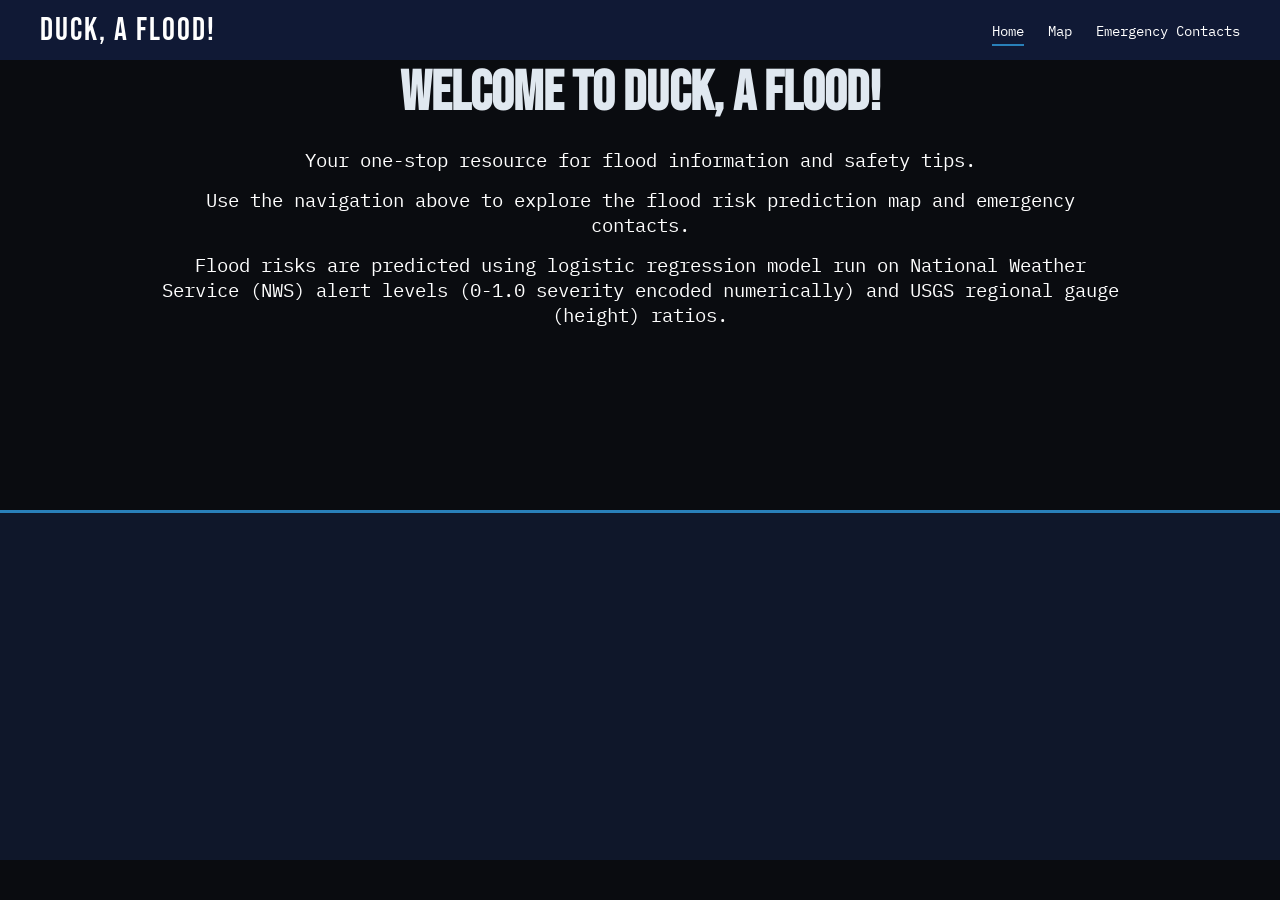
<file: frontend/index.html>
<!DOCTYPE html>
<html lang="en">
<head>
    <meta charset="UTF-8">
    <meta name="viewport" content="width=device-width, initial-scale=1.0">
    <link rel="preconnect" href="https://fonts.googleapis.com">
    <link rel="preconnect" href="https://fonts.gstatic.com" crossorigin>
    <link href="https://fonts.googleapis.com/css2?family=Bebas+Neue&family=IBM+Plex+Mono:wght@400;700&display=swap" rel="stylesheet">
    <link rel="stylesheet" href="pages.css">
    <link rel="stylesheet" href="map.css">
    <title>Duck, A Flood!</title>

    <style>
        #news-feed {
            width: 100%;
            height:350px;
            overflow-x: auto;
            padding: 20px 40px 40px 40px;
            box-sizing: border-box;
            scrollbar-width: thin;
            scrollbar-color: #00f5d4 #111827;
        }

        #news-feed::-webkit-scrollbar {
            height: 6px;
        }
        #news-feed::-webkit-scrollbar-track {
            background: #111827;
        }
        #news-feed::-webkit-scrollbar-thumb {
            background: #00f5d4;
            border-radius: 3px;
        }

        .news-row {
            display: flex;
            flex-direction: row;
            gap: 20px;
            width: max-content;
        }

        .news-card {
            background: #111827;
            border: 1px solid #1e3a5f;
            border-radius: 10px;
            padding: 20px;
            width: 320px;
            height:290px;
            flex-shrink: 0;
            transition: transform 0.2s ease, border-color 0.2s ease;
        }

        .news-card:hover {
            transform: translateY(-4px);
            border-color: #00f5d4;
        }

        .news-card h3 {
            font-size: 1rem;
            margin: 0 0 10px 0;
            line-height: 1.4;
        }

        .news-card h3 a {
            color: #00f5d4;
            text-decoration: none;
        }

        .news-card h3 a:hover {
            text-decoration: underline;
        }

        .news-card p {
            font-size: 0.85rem;
            color: #aaaaaa;
            line-height: 1.5;
            margin: 0 0 12px 0;
        }

        .news-card small {
            font-size: 0.75rem;
            color: #555555;
        }

        .news-count {
            color: #aaaaaa;
            font-size: 0.9rem;
            margin: 0 0 15px 40px;
        }
    </style>
</head>
<body>
    <nav class="navbar">
        <div class="nav-container">
            <div class="logo">Duck, A Flood!</div>
            <ul class="nav-links">
                <li><a href="index.html" class="active">Home</a></li>
                <li><a href="map.html">Map</a></li>
                <li><a href="safety.html">Emergency Contacts</a></li>
            </ul>
        </div>
    </nav>

    <div class="content">
        <h1>Welcome to Duck, A Flood!</h1>
        <p>Your one-stop resource for flood information and safety tips.</p>
        <p>Use the navigation above to explore the flood risk prediction map and emergency contacts.</p>
        <p>Flood risks are predicted using logistic regression model run on National Weather Service (NWS) alert levels (0-1.0 severity encoded numerically) and USGS regional gauge (height) ratios.</p>
    </div>

    <h1 style="text-align:center; margin-top:60px;">Latest Flood News</h1>

    <div id="news-feed"></div>

    <script>
        async function fetchFloodNews() {
            const res = await fetch("http://127.0.0.1:8000/news?q=flood+disaster&pageSize=30");
            const data = await res.json();
            console.log("Raw API response:", data);

            let articles = (data.articles || []).filter(article => {
                const text = `${article.title} ${article.description}`.toLowerCase();
                const isFlood = text.includes("flood") || text.includes("flash") ||
                                text.includes("inundat") || text.includes("river");
                return isFlood;
            });

            const seen = new Set();
            articles = articles.filter(article => {
                const key = article.title?.toLowerCase().trim();
                if (seen.has(key)) return false;
                seen.add(key);
                return true;
            });

            console.log("Articles count after filter:", articles.length);

            const container = document.getElementById('news-feed');
            container.innerHTML = '';

            if (!articles || articles.length === 0) {
                container.innerHTML = '<p class="news-count">No news available at the moment.</p>';
                return;
            }

            const count = document.createElement('p');
            count.className = 'news-count';
            count.textContent = `LIVE Updates: Found ${articles.length} article(s)`;
            container.appendChild(count);

            const row = document.createElement('div');
            row.className = 'news-row';

            articles.forEach((article, i) => {
                const div = document.createElement('div');
                div.className = 'news-card';
                div.innerHTML = `
                    <h3>${i + 1}. <a href="${article.url}" target="_blank">${article.title || 'No title'}</a></h3>
                    <p>${article.description || ''}</p>
                    <small>Source: ${article.source?.name || 'Unknown'} | Published: ${new Date(article.publishedAt).toLocaleString()}</small>
                `;
                row.appendChild(div);
            });

            container.appendChild(row);
        }

        document.addEventListener('DOMContentLoaded', () => {
            fetchFloodNews();
            setInterval(fetchFloodNews, 5 * 60 * 1000);
        });
    </script>
</body>
</html>
</file>
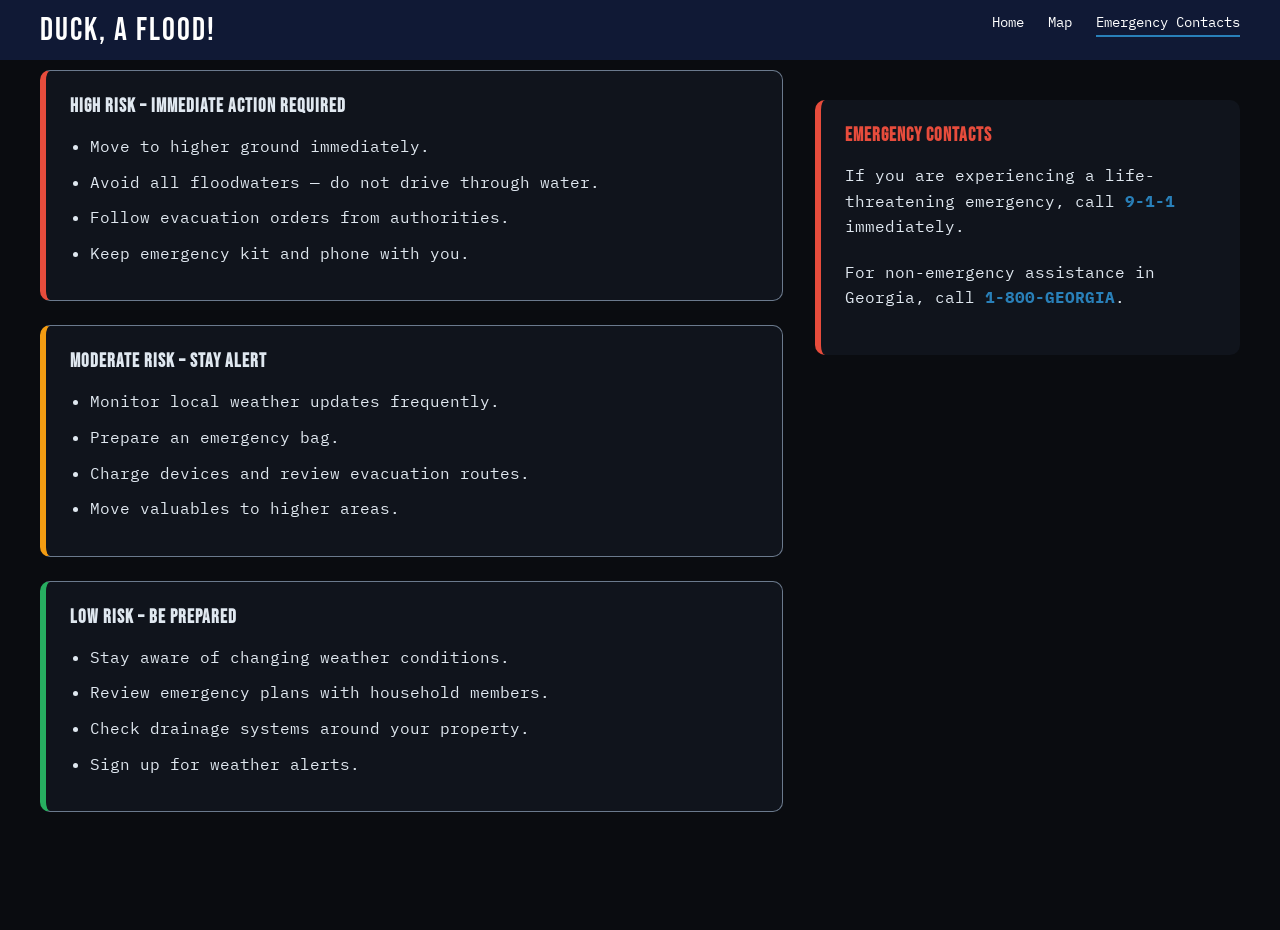
<file: frontend/safety.html>
<!DOCTYPE html>
<html>


<head>
 <meta charset="UTF-8">
 <meta name="viewport" content="width=device-width, initial-scale=1.0">
 <link rel="stylesheet" href="safety.css" >
 <link rel="preconnect" href="https://fonts.googleapis.com">
  <link rel="preconnect" href="https://fonts.gstatic.com" crossorigin>
  <link href="https://fonts.googleapis.com/css2?family=Bebas+Neue&family=IBM+Plex+Mono:wght@400;700&display=swap" rel="stylesheet">

</head>


<body>


 <div class="container">
<!-- Navbar -->
  <nav class="navbar">
    <div class="nav-container">
      <div class="logo">Duck, A Flood!</div>
      <ul class="nav-links">
        <li><a href="index.html" >Home</a></li>
        <li><a href="map.html">Map</a></li>
        <li><a href="safety.html" class = "active">Emergency Contacts</a></li>
      </ul>
    </div>
  </nav>

   <!-- LEFT SIDE: Risk Action Panels -->
   <div class="news-grid">


     <div class="news-card risk-high">
       <h3>High Risk – Immediate Action Required</h3>
       <ul>
         <li>Move to higher ground immediately.</li>
         <li>Avoid all floodwaters — do not drive through water.</li>
         <li>Follow evacuation orders from authorities.</li>
         <li>Keep emergency kit and phone with you.</li>
       </ul>
     </div>


     <div class="news-card risk-moderate">
       <h3>Moderate Risk – Stay Alert</h3>
       <ul>
         <li>Monitor local weather updates frequently.</li>
         <li>Prepare an emergency bag.</li>
         <li>Charge devices and review evacuation routes.</li>
         <li>Move valuables to higher areas.</li>
       </ul>
     </div>


     <div class="news-card risk-low">
       <h3>Low Risk – Be Prepared</h3>
       <ul>
         <li>Stay aware of changing weather conditions.</li>
         <li>Review emergency plans with household members.</li>
         <li>Check drainage systems around your property.</li>
         <li>Sign up for weather alerts.</li>
       </ul>
     </div>


   </div>


   <!-- RIGHT SIDE: Emergency Contacts -->
   <div class="emergency-alert">
     <h3>Emergency Contacts</h3>
     <p>
       If you are experiencing a life-threatening emergency,
       call <a href="tel:911">9-1-1</a> immediately.
     </p>
     <p>
       For non-emergency assistance in Georgia,
       call <a href="tel:18004367442">1-800-GEORGIA</a>.
     </p>
   </div>


 </div>


</body>


</html>
</file>
<file: frontend/pages.css>
:root {
  --color-accent: #38bdf8;
  --font-data: 'IBM Plex Mono', monospace;
  --muted: #64748b;
}

body {
    height: 100%;
    margin: 0;
    font-family: Arial, sans-serif;
    background-color: #ffffff;
    color: #111827;
}

/* Navbar */
.navbar {
  width: 100%;
  background-color: #101935;
  padding: 16px 0;
}

.nav-container {
  width: 90%;
  max-width: 2000px;
  margin: auto;
  display: flex;
  justify-content: space-between;
  align-items: center;
}

.logo {
  font-family: 'Bebas Neue', sans-serif;
  font-size: 28px;
  letter-spacing: 2px;
  color: white;
}

.nav-links {
  list-style: none;
  display: flex;
  gap: 24px;
}

.nav-links li a {
  text-decoration: none;
  color: white;
  font-family: 'IBM Plex Mono', monospace;
  font-size: 14px;
  padding-bottom: 4px;
  border-bottom: 2px solid transparent;
  transition: all 0.2s ease;
}

.nav-links li a:hover {
  opacity: 0.7;
}

.nav-links li a.active {
  border-bottom: 2px solid #2980b9;
}

/* Intro section */
.content {
  padding: 60px 20px 300px 20px;
  max-width: 1000px;
  margin: auto;
  text-align: center;
}

.content h1 {
  font-family: 'Bebas Neue', sans-serif;
  font-size: 3.5em;
  margin-bottom: 20px;
}

.content p {
  font-family: 'IBM Plex Mono', monospace;
  font-size: 1.2em;
  margin-bottom: 15px;
  color: white;
}

/* News feed ticker */
#news-feed {
  position: fixed;
  bottom: 40px;
  left: 0;
  width: 100%;
  height: 220px;
  overflow: hidden;
  background: #0f172a;
  border-top: 3px solid #2980b9;
  display: flex;
  align-items: center;
  z-index: 999;
}

.news-track {
  display: flex;
  gap: 20px;
  animation: scrollNews 40s linear infinite;
}

.news-article {
  min-width: 400px;
  height: 160px;
  background: #1b1f2a;
  padding: 18px;
  border-radius: 10px;
  flex-shrink: 0;
  display: flex;
  flex-direction: column;
  justify-content: space-between;
  border: 1px solid #334155;
  box-shadow: 0 8px 20px rgba(0, 0, 0, 0.4);
  transition: transform 0.3s ease;
}

.news-article:hover {
  transform: translateY(-5px);
}

.news-article h3 {
  font-size: 15px;
  font-family: var(--font-data);
  color: #ffffff;
  margin: 0 0 6px 0;
  line-height: 1.4;
  overflow: hidden;
  display: -webkit-box;
  -webkit-line-clamp: 2;
  -webkit-box-orient: vertical;
}

.news-article a {
  color: var(--color-accent);
  text-decoration: none;
}

.news-article a:hover {
  text-decoration: underline;
}

.news-article p {
  font-size: 12px;
  color: #94a3b8;
  font-family: var(--font-data);
  margin: 0;
  overflow: hidden;
  display: -webkit-box;
  -webkit-line-clamp: 2;
  -webkit-box-orient: vertical;
  line-height: 1.5;
}

.news-article small {
  font-size: 11px;
  color: var(--muted);
  font-family: var(--font-data);
  white-space: nowrap;
}

@keyframes scrollNews {
  0% { transform: translateX(0); }
  100% { transform: translateX(-50%); }
}
</file>
<file: frontend/map.css>
/* Reset */
* {
  box-sizing: border-box;
  margin: 0;
  padding: 0;
}

/* Body + layout */
html, body {
  height: 100%;
  font-family: 'IBM Plex Mono', monospace;
  background-color: #0a0c10;
  color: #e0e8f0;
}

/* Navbar */
.navbar {
  position: fixed;
  top: 0;
  left: 0;
  width: 100%;
  height: 60px;
  background-color: #101935;
  display: flex;
  align-items: center;
  z-index: 1000;
  padding: 0 20px;
}

.nav-container {
  display: flex;
  justify-content: space-between;
  width: 100%;
  max-width: 1200px;
  margin: 0 auto;
}

.logo {
  font-family: 'Bebas Neue', sans-serif;
  font-size: 32px;
  letter-spacing: 2px;
  color: white;
}

.nav-links {
  list-style: none;
  display: flex;
  gap: 24px;
}

.nav-links li a {
  text-decoration: none;
  color: white;
  font-size: 14px;
  padding-bottom: 4px;
  border-bottom: 2px solid transparent;
  transition: all 0.2s ease;
}

.nav-links li a.active {
  border-bottom: 2px solid #2980b9;
}

.nav-links li a:hover {
  opacity: 0.7;
}

/* Main content wrapper: sidebar + map */
.main-content {
  display: flex;
  flex-direction: row;
  margin-top: 60px; /* push below navbar */
  height: calc(100vh - 60px);
}

/* Sidebar */
#sidebar {
  width: 300px;
  padding: 20px;
  background-color: #111827;
  overflow-y: auto;
}

/* Map */
#map {
  flex: 1;
  height: 100%;
}
</file>
<file: frontend/safety.css>
:root {
 --color-bg: #0a0c10;
 --panel: #10141c;
 --text: #e0e8f0;
 --muted: #6b7a8d;
 --red: #E74C3C;
 --amber: #F39C12;
 --green: #27AE60;
 --color-accent: #2980b9;


 --font-heading: 'Bebas Neue', sans-serif;
 --font-data: 'IBM Plex Mono', monospace;
}




body {
 background: var(--color-bg);
 color: var(--text);
 font-family: var(--font-data);
 margin: 0;
}




.container {
 display: flex;
 gap: 2rem;
 align-items: flex-start;
 padding: 40px;
 margin-top: 30px;
}




.news-grid {
 flex: 2;
 display: flex;
 flex-direction: column;
 gap: 1.5rem;
}




.news-card {
 background: var(--panel);
 border: 1px solid var(--muted);
 border-radius: 10px;
 padding: 24px;
 transition: all 0.2s ease;
}


.news-card:hover {
 transform: translateY(-4px);
 box-shadow: 0 6px 20px rgba(0, 0, 0, 0.4);
}


.news-card h3 {
 font-family: var(--font-heading);
 letter-spacing: 1px;
 margin-bottom: 16px;
}


.news-card ul {
 margin: 0;
 padding-left: 20px;
}


.news-card li {
 margin-bottom: 10px;
 line-height: 1.6;
}


.risk-high {
 border-left: 6px solid var(--red);
}


.risk-moderate {
 border-left: 6px solid var(--amber);
}


.risk-low {
 border-left: 6px solid var(--green);
}
.emergency-alert {
 flex: 1;
 min-width: 280px;
 background: var(--panel);
 border-left: 6px solid var(--red);
 border-radius: 10px;
 padding: 24px;
 margin-top: 30px;
}


.emergency-alert h3 {
 font-family: var(--font-heading);
 color: var(--red);
 margin-bottom: 16px;
 letter-spacing: 1px;
}


.emergency-alert p {
 margin-bottom: 20px;
 line-height: 1.6;
}


.emergency-alert a {
 color: var(--color-accent);
 font-weight: bold;
 text-decoration: none;
}


.emergency-alert a:hover {
 text-decoration: underline;
}




@media (max-width: 768px) {
 .container {
   flex-direction: column;
 }
}






/* Reset */
* {
  box-sizing: border-box;
  margin: 0;
  padding: 0;
}

/* Body + layout */
html, body {
  height: 100%;
  font-family: 'IBM Plex Mono', monospace;
  background-color: #0a0c10;
  color: #e0e8f0;
}

/* Navbar */
.navbar {
  position: fixed;
  top: 0;
  left: 0;
  width: 100%;
  height: 60px;
  background-color: #101935;
  display: flex;
  align-items: center;
  z-index: 1000;
  padding: 0 20px;
}

.nav-container {
  display: flex;
  justify-content: space-between;
  width: 100%;
  max-width: 1200px;
  margin: 0 auto;
}

.logo {
  font-family: 'Bebas Neue', sans-serif;
  font-size: 32px;
  letter-spacing: 2px;
  color: white;
}

.nav-links {
  list-style: none;
  display: flex;
  gap: 24px;
}

.nav-links li a {
  text-decoration: none;
  color: white;
  font-size: 14px;
  padding-bottom: 4px;
  border-bottom: 2px solid transparent;
  transition: all 0.2s ease;
}

.nav-links li a.active {
  border-bottom: 2px solid #2980b9;
}

.nav-links li a:hover {
  opacity: 0.7;
}

/* Main content wrapper: sidebar + map */
.main-content {
  display: flex;
  flex-direction: row;
  margin-top: 60px; /* push below navbar */
  height: calc(100vh - 60px);
}

/* Sidebar */
#sidebar {
  width: 300px;
  padding: 20px;
  background-color: #111827;
  overflow-y: auto;
}

/* Map */
#map {
  flex: 1;
  height: 100%;
}#water-canvas {
    position: fixed;
    bottom: 0;
    left: 0;
    width: 100%;
    height: 120px;
    z-index: 999;
    pointer-events: none;
    display: block;
}
</file>
